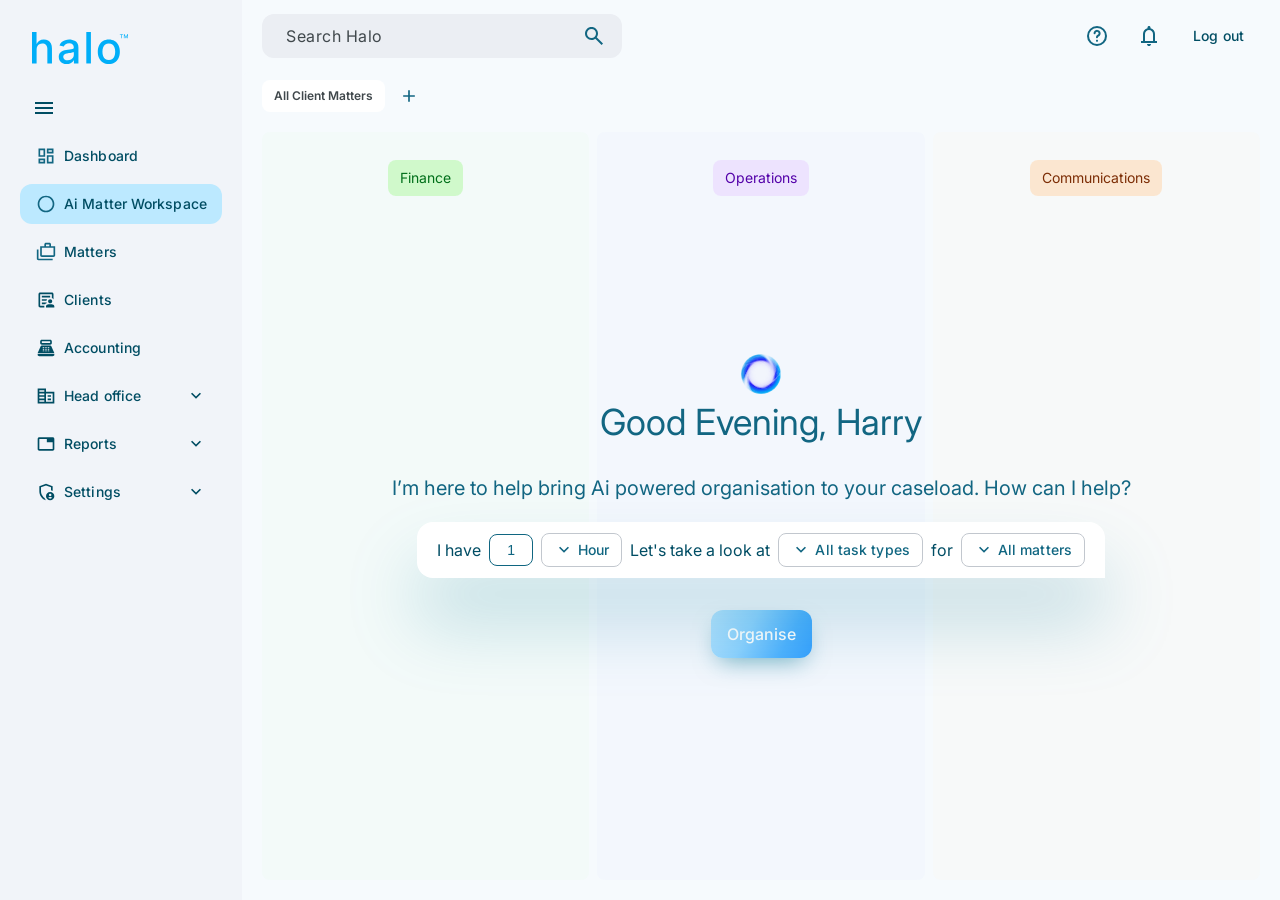
<file: index.html>
<!doctype html>
<html lang="en-GB">
<head>
<meta charset="utf-8">
<meta name="viewport" content="width=device-width, initial-scale=1">
<title>Halo — Ai Matter Workspace</title>
<link rel="preconnect" href="https://fonts.googleapis.com">
<link rel="preconnect" href="https://fonts.gstatic.com" crossorigin>
<link href="https://fonts.googleapis.com/css2?family=Inter:wght@400;500;600;700&display=swap" rel="stylesheet">
<link rel="stylesheet" href="styles.css">
</head>
<body>

<div class="app" id="app">

  <!-- ===== Ticket 33592 — Sidenav ===================================== -->
  <nav class="rail" aria-label="Main">
    <div class="rail__brand">
      <img src="assets/halo-logo.svg" alt="Halo" width="96" height="32">
    </div>
    <div class="rail__nav" id="rail-nav">
      <button class="icon-btn" id="rail-toggle" aria-label="Collapse navigation" aria-expanded="true">
        <span><img src="assets/icon-menu.svg" alt=""></span>
      </button>
      <!-- nav items are rendered by app.js so the collapse + groups stay in one place -->
    </div>
  </nav>

  <div class="main">

    <!-- ===== Ticket 33591 — Top nav ================================== -->
    <header class="topbar">
      <button class="searchbar" id="open-search" aria-label="Search Halo" aria-haspopup="dialog">
        <span class="searchbar__label" id="searchbar-label">Search Halo</span>
        <span class="searchbar__trailing">
          <span class="icon-btn"><span><img src="assets/icon-search.svg" alt=""></span></span>
        </span>
      </button>

      <div class="topbar__actions">
        <button class="icon-btn" aria-label="Help">
          <span><img src="assets/icon-help.svg" alt=""></span>
        </button>
        <button class="icon-btn" aria-label="Notifications">
          <span><img src="assets/icon-bell.svg" alt=""></span>
        </button>
        <button class="text-btn">Log out</button>
      </div>
    </header>

    <div class="tabs" id="tabs" role="tablist" aria-label="Open matters"></div>
    <div id="matter-strip"></div>

    <!-- ===== The workspace bed ======================================= -->
    <main class="workspace" id="workspace">
      <div class="columns" id="columns"></div>
      <div id="hero"></div>
    </main>

    <div id="toolbar-slot"></div>

    <!-- ===== Ask Halo ================================================ -->
    <div id="ask-slot"></div>
    <!-- The orb lives in the markup rather than being rendered, so the button
         keeps one WebGL context for the life of the page. Its `background`
         matches the frosted blue pill so no corner of the canvas shows. -->
    <button class="fab" id="ask-fab" hidden>
      <ai-orb class="orb" style="width:32px;height:32px" diameter="1" state="idle"
              background="#c6e8fe" gain="3.4" bloom="0" ink-level="1"
              time-offset="3.5"></ai-orb>
      Ask Halo
    </button>

  </div><!-- /.main -->
</div><!-- /.app -->

<!-- ===== Search overlay (Figma 5570:491832) ========================== -->
<div class="scrim" id="search-scrim" hidden>
  <div class="search-panel" role="dialog" aria-modal="true" aria-label="Search Halo">
    <div class="search-panel__wrapper">
      <div class="search-field">
        <span class="search-field__leading">
          <button class="icon-btn" id="search-back" aria-label="Close search">
            <span><img src="assets/icon-back.svg" alt=""></span>
          </button>
        </span>
        <input id="search-input" type="search" autocomplete="off" spellcheck="false"
               placeholder="Search matters, clients, references, addresses…"
               aria-controls="search-results" aria-autocomplete="list">
        <span class="search-field__trailing">
          <button class="icon-btn" id="search-clear" aria-label="Clear search">
            <span><img src="assets/icon-close.svg" alt=""></span>
          </button>
        </span>
      </div>
      <div class="search-tabs">
        <div class="search-tabs__tab" id="search-tab">Recent Matters</div>
      </div>
      <div class="search-results" id="search-results" role="listbox" aria-label="Matters"></div>
    </div>
  </div>
</div>

<script src="data.js"></script>
<script src="orb.js"></script>
<script src="workload.js"></script>
<script src="search.js"></script>
<script src="app.js"></script>
</body>
</html>
</file>
<file: styles.css>
/* ============================================================
   31594 — Ai Matter Workspace
   Tokens and values taken from Halo-v2 / "31594 - Ai workspace"
   (Figma file 9rQoyz7sTF60B8TcPlPxCN, section 5548:485769).
   ============================================================ */

:root {
  /* M3 scheme ---------------------------------------------- */
  --surface:                 #f6fafd;
  --surface-container-low:   #f1f4f9;
  --surface-container:       #ebeef3;
  --on-surface:              #181c20;
  --on-surface-variant:      #40484c;
  --primary:                 #126682;
  --primary-alt:             #106681;
  --on-primary:              #ffffff;
  --on-primary-container:    #004d64;
  --outline-variant:         #c2c7ce;
  --brand:                   #007595;

  /* nav + buttons ------------------------------------------ */
  --nav-text:                #004d63;
  --nav-selected:            #bce9ff;
  --tonal:                   #bfe0f0;
  --tonal-on:                #00405b;

  /* task cards --------------------------------------------- */
  --card-bg:                 rgba(255, 255, 255, 0.5);
  --card-peek:               rgba(255, 255, 255, 0.7);
  --card-title:              #171c1f;
  --card-meta:               #40484c;
  --card-shadow:             0 2px 10px 0 rgba(0, 74, 94, 0.09);
  --peek-shadow:             0 -4px 4px 0 rgba(0, 117, 149, 0.08);
  --float-shadow:            0 24px 36px 0 rgba(0, 117, 149, 0.16);

  /* lanes -------------------------------------------------- */
  --finance-bed:      rgba(190, 255, 190, 0.12);
  --finance-bed-idle: rgba(190, 255, 190, 0.06);
  --finance-chip:     rgba(186, 248, 174, 0.6);
  --finance-on:       #006f1a;

  --operations-bed:      rgba(190, 193, 255, 0.12);
  --operations-bed-idle: rgba(190, 193, 255, 0.06);
  --operations-chip:     rgba(234, 216, 255, 0.6);
  --operations-on:       #5300a9;

  --communications-bed:      rgba(255, 226, 190, 0.12);
  --communications-bed-idle: rgba(255, 226, 190, 0.06);
  --communications-chip:     rgba(255, 219, 182, 0.6);
  --communications-on:       #7c2d05;

  /* the light-blue gradient on the Organise button ---------- */
  --organise: linear-gradient(118deg, #b7e4ff 0%, #8fd3ff 38%, #4fb2ff 74%, #36a1ff 100%);

  --rail-width: 242px;
  --font: 'Inter', -apple-system, BlinkMacSystemFont, 'Segoe UI', Roboto, sans-serif;

  /* The frosted chrome that floats over the columns. Both the toolbar and the
     Ask Halo button use it; only the tint differs. */
  --frost: saturate(180%) blur(20px);
  --frost-white: rgba(255, 255, 255, 0.55);
  --frost-blue: rgba(150, 214, 255, 0.5);
  --frost-edge: rgba(255, 255, 255, 0.6);
  --frost-lift: inset 0 1px 0 rgba(255, 255, 255, 0.75);
}

* { box-sizing: border-box; }

html, body { min-height: 100%; }

body {
  margin: 0;
  font-family: var(--font);
  font-size: 14px;
  color: var(--on-surface);
  background: var(--surface);
  -webkit-font-smoothing: antialiased;
}

button {
  font: inherit;
  color: inherit;
  background: none;
  border: 0;
  padding: 0;
  cursor: pointer;
}

img { display: block; }

p, h1, h2 { margin: 0; }

/* ------------------------------------------------------------
   Ticket 33587 — the Ai orb (orb.js)
   diameter="1" makes the host box the orb, and the circular clip
   keeps the canvas' opaque background from showing at the corners.
   ------------------------------------------------------------ */
ai-orb { display: block; position: relative; }
ai-orb canvas { display: block; width: 100%; height: 100%; }
.orb { border-radius: 50%; overflow: hidden; flex-shrink: 0; }

/* ============================================================
   Shell
   ============================================================ */

.app { display: flex; min-height: 100vh; }

/* ------------------------------------------------------------
   Ticket 33592 — Sidenav
   ------------------------------------------------------------ */

.rail {
  width: var(--rail-width);
  flex: 0 0 var(--rail-width);
  position: sticky;
  top: 0;
  align-self: flex-start;
  height: 100vh;
  background: var(--surface-container-low);
  overflow: hidden;
  transition: width 0.24s ease, flex-basis 0.24s ease;
}

.rail__brand { padding: 32px 32px 0; width: 220px; }
.rail__brand img { width: 95.73px; height: 32px; }

.rail__nav { padding: 20px; display: flex; flex-direction: column; }

.icon-btn {
  width: 48px;
  height: 48px;
  display: flex;
  align-items: center;
  justify-content: center;
  flex-shrink: 0;
}
.icon-btn > span {
  width: 40px;
  height: 40px;
  border-radius: 8px;
  display: flex;
  align-items: center;
  justify-content: center;
  transition: background-color 0.15s ease;
}
.icon-btn:hover > span { background: rgba(0, 77, 99, 0.08); }
.icon-btn:active > span { background: rgba(0, 77, 99, 0.14); }
.icon-btn img { width: 24px; height: 24px; }
.icon-btn--sm > span { width: 32px; height: 32px; border-radius: 6px; }
.icon-btn--sm img { width: 20px; height: 20px; }

.nav-item {
  height: 48px;
  display: flex;
  align-items: center;
  width: 100%;
}
.nav-item__content {
  flex: 1 0 0;
  min-width: 0;
  display: flex;
  align-items: center;
  gap: 8px;
  padding: 10px 16px;
  border-radius: 12px;
  transition: background-color 0.15s ease;
}
.nav-item:hover .nav-item__content { background: rgba(0, 77, 99, 0.07); }
.nav-item img { width: 20px; height: 20px; flex-shrink: 0; }
.nav-item__label {
  font-size: 14px;
  line-height: 20px;
  font-weight: 500;
  letter-spacing: 0.1px;
  color: var(--nav-text);
  white-space: nowrap;
}
.nav-item__chevron {
  margin-left: auto;
  width: 20px;
  height: 20px;
  transition: transform 0.2s ease;
}
.nav-item[aria-expanded='true'] .nav-item__chevron { transform: rotate(180deg); }
.nav-item.is-selected .nav-item__content { background: var(--nav-selected); }

.nav-sub { display: none; flex-direction: column; padding: 0 0 4px 28px; }
.nav-item[aria-expanded='true'] + .nav-sub { display: flex; }
.nav-sub button {
  height: 36px;
  padding: 0 16px;
  border-radius: 12px;
  text-align: left;
  font-size: 13px;
  color: var(--on-surface-variant);
  white-space: nowrap;
}
.nav-sub button:hover { background: rgba(0, 77, 99, 0.07); }

/* Collapsed rail: icons only, labels folded away. */
.app.is-rail-collapsed { --rail-width: 88px; }
.app.is-rail-collapsed .rail__brand { width: 88px; padding: 32px 20px 0; overflow: hidden; }
.app.is-rail-collapsed .rail__brand { padding: 32px 8px 0; }
.app.is-rail-collapsed .rail__brand img { width: 71.8px; height: 24px; }
.app.is-rail-collapsed .nav-item__label,
.app.is-rail-collapsed .nav-item__chevron,
.app.is-rail-collapsed .nav-sub { display: none; }
.app.is-rail-collapsed .nav-item__content { justify-content: center; padding: 10px 0; width: 48px; flex: 0 0 48px; }

/* ------------------------------------------------------------
   Main column
   ------------------------------------------------------------ */

.main {
  flex: 1 0 0;
  min-width: 0;
  display: flex;
  flex-direction: column;
  position: relative;
}

/* ------------------------------------------------------------
   Ticket 33591 — Top nav
   ------------------------------------------------------------ */

.topbar {
  position: sticky;
  top: 0;
  z-index: 15;
  background: var(--surface);
  height: 72px;
  flex-shrink: 0;
  display: flex;
  align-items: center;
  justify-content: space-between;
  padding: 0 20px;
}

.searchbar {
  width: 360px;
  max-width: 720px;
  height: 44px;
  background: var(--surface-container);
  border-radius: 12px;
  display: flex;
  align-items: center;
  padding: 4px;
  position: relative;
  cursor: text;
  text-align: left;
}
.searchbar__label {
  flex: 1 0 0;
  min-width: 0;
  padding: 0 20px;
  font-size: 16px;
  line-height: 24px;
  letter-spacing: 0.5px;
  color: var(--on-surface-variant);
  white-space: nowrap;
  overflow: hidden;
  text-overflow: ellipsis;
}
.searchbar__trailing { position: absolute; right: 4px; top: 50%; transform: translateY(-50%); }
.searchbar:hover { background: #e4e8ee; }

.topbar__actions { display: flex; align-items: center; gap: 4px; }

.text-btn {
  display: inline-flex;
  align-items: center;
  gap: 8px;
  padding: 10px 16px;
  border-radius: 12px;
  font-size: 14px;
  line-height: 20px;
  font-weight: 500;
  letter-spacing: 0.1px;
  color: var(--nav-text);
  transition: background-color 0.15s ease;
}
.text-btn:hover { background: rgba(0, 77, 99, 0.08); }

/* Matter tabs ------------------------------------------------ */

.tabs {
  position: sticky;
  top: 72px;
  z-index: 15;
  background: var(--surface);
  min-height: 48px;
  flex-shrink: 0;
  display: flex;
  align-items: center;
  gap: 0;
  padding: 0 20px;
  border-top-left-radius: 8px;
}
.tab {
  height: 32px;
  min-width: 100px;
  max-width: 240px;
  margin: 4px 0;
  padding: 8px 12px;
  border-radius: 8px;
  display: flex;
  align-items: center;
  gap: 8px;
  font-size: 12px;
  line-height: 16px;
  font-weight: 600;
  color: var(--on-surface-variant);
  white-space: nowrap;
}
.tab__label { overflow: hidden; text-overflow: ellipsis; }
.tab.is-active { background: var(--on-primary); }
.tab:not(.is-active):hover { background: rgba(0, 77, 99, 0.06); }
.tab__close {
  width: 16px;
  height: 16px;
  margin-right: -4px;
  border-radius: 50%;
  display: grid;
  place-items: center;
  font-size: 13px;
  line-height: 1;
  color: var(--on-surface-variant);
  flex-shrink: 0;
}
.tab__close:hover { background: rgba(0, 77, 99, 0.14); }

/* ------------------------------------------------------------
   Matter header (Figma 5713:504592) — the real Halo matter bar,
   shown when exactly one matter is in scope. A rounded blue card
   with the section tab strip tucked 10px under it.
   ------------------------------------------------------------ */

.matter-head { padding: 4px 20px 0; display: flex; flex-direction: column; }

.matter-head__bar {
  position: relative;
  z-index: 2;
  margin-bottom: -10px;
  padding: 8px 12px 8px 20px;
  background: #dcf2fe;
  border-bottom: 1px solid var(--gray-200, #e5e7eb);
  border-radius: 16px;
}
.matter-head__row { display: flex; gap: 20px; align-items: flex-start; }

.matter-head__ref {
  padding: 4px 0;
  font-size: 16px;
  line-height: 24px;
  font-weight: 600;
  color: var(--primary);
  white-space: nowrap;
}
.matter-head__divider { align-self: stretch; width: 1px; background: #c9dbe6; flex-shrink: 0; }

.matter-head__main {
  flex: 1 0 0;
  min-width: 0;
  padding: 4px 0;
  display: flex;
  flex-direction: column;
  gap: 8px;
}
.matter-head__title {
  display: flex;
  gap: 12px;
  align-items: baseline;
  font-size: 16px;
  line-height: 24px;
  min-width: 0;
}
.matter-head__client { font-weight: 600; color: var(--on-surface); white-space: nowrap; }
.matter-head__desc {
  color: var(--on-surface-variant);
  overflow: hidden;
  text-overflow: ellipsis;
  white-space: nowrap;
}

.matter-head__meta { display: flex; gap: 36px; align-items: flex-start; flex-wrap: wrap; }
.matter-head__col { display: flex; flex-direction: column; gap: 2px; }
.matter-head__col--contact { padding: 4px 0; }
.matter-head__line {
  display: flex;
  gap: 8px;
  align-items: center;
  font-size: 12px;
  line-height: 16px;
  color: var(--on-surface-variant);
  white-space: nowrap;
}
.matter-head__line img { width: 16px; height: 16px; flex-shrink: 0; }
.matter-head__dates { font-size: 12px; line-height: 16px; color: #364153; }
.matter-head__area { font-size: 12px; line-height: 16px; color: var(--on-surface-variant); }

/* status tag */
.tag {
  height: 22px;
  display: inline-flex;
  align-items: center;
  gap: 4px;
  padding: 2px 6px;
  border-radius: 6px;
  font-size: 12px;
  line-height: 16px;
  font-weight: 500;
  white-space: nowrap;
}
.tag__dot { width: 8px; height: 8px; border-radius: 50%; background: currentColor; flex-shrink: 0; }
.tag--open      { background: #b7f1b9; color: #1d5128; }
.tag--closing   { background: #ffe0b3; color: #7c4a05; }
.tag--reopening { background: #bce9ff; color: #00405b; }
.tag--closed    { background: #e2e6eb; color: #40484c; }

.matter-head__actions { display: flex; align-items: center; height: 40px; flex-shrink: 0; }
.matter-head__link {
  padding: 10px 16px;
  border-radius: 8px;
  font-size: 14px;
  line-height: 20px;
  font-weight: 500;
  letter-spacing: 0.1px;
  color: #266489;
  white-space: nowrap;
}
.matter-head__link:hover { background: rgba(38, 100, 137, 0.08); }
#matter-collapse img { transition: transform 0.2s ease; }
.matter-head.is-collapsed #matter-collapse img { transform: rotate(180deg); }
.matter-head.is-collapsed .matter-head__meta { display: none; }

/* the section tab strip, tucked under the header card */
.matter-head__tabs {
  position: relative;
  z-index: 1;
  min-height: 57px;
  padding: 20px 20px 0;
  display: flex;
  align-items: flex-end;
  gap: 0;
  overflow: auto hidden;
  scrollbar-width: none;
  background: rgba(190, 233, 255, 0.24);
  border-radius: 0 0 16px 16px;
}
.matter-head__tabs::-webkit-scrollbar { display: none; }
.mtab {
  position: relative;
  height: 44px;
  padding: 12px 16px;
  font-size: 14px;
  line-height: 20px;
  font-weight: 500;
  color: var(--text-secondary, #364153);
  white-space: nowrap;
  flex-shrink: 0;
}
.mtab:hover { color: var(--brand); }
/* The drawing marks the active tab with a white caret that merges it into
   the page beneath; over this translucent strip that reads as a white blob,
   so the brand underline used on the search panel's tabs stands in. */
.mtab.is-active {
  font-weight: 700;
  color: var(--brand);
  box-shadow: inset 0 -2px 0 var(--brand);
}

/* ------------------------------------------------------------
   Workspace bed
   ------------------------------------------------------------ */

/* The page is the only thing that scrolls: the workspace and its columns grow
   with their content and the window takes care of the rest. */
.workspace {
  flex: 1 0 auto;
  padding: 12px 20px 20px;
  position: relative;
  display: flex;
  flex-direction: column;
}

.columns {
  flex: 1 0 auto;
  display: flex;
  flex-wrap: wrap;
  column-gap: 8px;
  align-items: stretch;
}

.column {
  flex: 1 0 0;
  min-width: 0;
  border-radius: 8px;
  padding: 28px 28px 12px;
  display: flex;
  flex-direction: column;
  align-items: center;
  gap: 12px;
}
/* Leave room for the fixed toolbar so the last card can scroll under it and
   be seen through the frost. */
.columns:not(.is-idle):not(.is-thinking) .column { padding-bottom: 104px; }
/* One lane in scope: the sections flow across the full width instead of
   stacking down a 334px strip (Figma 5548:487480 / 5548:486894). */
.columns.is-single .column {
  flex-direction: row;
  flex-wrap: wrap;
  align-items: flex-start;
  align-content: flex-start;
  column-gap: 28px;
  row-gap: 12px;
  position: relative;
  padding-top: 84px;
}
.columns.is-single .column > .chip {
  position: absolute;
  top: 28px;
  left: 50%;
  transform: translateX(-50%);
}
.columns.is-single .section { width: 334px; }

.column--finance         { background: var(--finance-bed); }
.column--operations      { background: var(--operations-bed); }
.column--communications  { background: var(--communications-bed); }

.is-idle .column--finance        { background: var(--finance-bed-idle); }
.is-idle .column--operations     { background: var(--operations-bed-idle); }
.is-idle .column--communications { background: var(--communications-bed-idle); }

.chip {
  padding: 8px 12px;
  border-radius: 8px;
  font-size: 14px;
  line-height: 20px;
  white-space: nowrap;
  flex-shrink: 0;
}
.chip--finance        { background: var(--finance-chip);        color: var(--finance-on); }
.chip--operations     { background: var(--operations-chip);     color: var(--operations-on); }
.chip--communications { background: var(--communications-chip); color: var(--communications-on); }

/* ------------------------------------------------------------
   Ticket 33748 — Task cards
   ------------------------------------------------------------ */

.section { display: flex; flex-direction: column; gap: 12px; flex-shrink: 0; }

.section__head {
  width: 334px;
  display: flex;
  align-items: center;
  justify-content: space-between;
  font-size: 14px;
  line-height: 20px;
}
.section__head b { font-weight: 400; color: var(--on-surface); }
.section__head span { color: var(--on-surface-variant); }

.deck { width: 334px; position: relative; }
.deck.has-peek { padding-top: 17px; }
.deck__peek {
  position: absolute;
  top: 0;
  left: 12px;
  width: 310px;
  height: 93px;
  border-radius: 12px;
  background: var(--card-peek);
  filter: blur(2px);
  box-shadow: var(--peek-shadow);
}
.card {
  position: relative;
  width: 334px;
  padding: 14px;
  border-radius: 12px;
  background: var(--card-bg);
  box-shadow: var(--card-shadow);
  display: flex;
  flex-direction: column;
  gap: 10px;
}
.card__meta {
  font-size: 12px;
  font-weight: 500;
  color: var(--card-meta);
  white-space: nowrap;
  overflow: hidden;
  text-overflow: ellipsis;
}
.card__title { font-size: 14px; line-height: 20px; color: var(--card-title); }
.card__note { font-size: 13px; font-weight: 500; color: var(--on-surface-variant); }

.card__actions {
  display: flex;
  align-items: center;
  justify-content: space-between;
}
.card__actions-right { display: flex; align-items: center; gap: 8px; }

.act {
  padding: 9px 16px;
  border-radius: 8px;
  font-size: 13px;
  font-weight: 500;
  white-space: nowrap;
  transition: filter 0.15s ease, background-color 0.15s ease;
}
.act--skip {
  padding: 9px 8px;
  border-radius: 12px;
  color: var(--primary-alt);
}
.act--skip:hover { background: rgba(16, 102, 129, 0.09); }
.act--secondary { background: var(--tonal); color: var(--tonal-on); }
.act--secondary:hover { background: #adD7ec; }
.act--primary { background: var(--primary); color: var(--on-primary); }
.act--primary:hover { filter: brightness(1.12); }

/* document card */
.card__body { display: flex; gap: 12px; align-items: stretch; }
.card__body .card__column {
  flex: 1 0 0;
  min-width: 0;
  display: flex;
  flex-direction: column;
  justify-content: space-between;
  gap: 10px;
}
.thumb {
  width: 77px;
  height: 109px;
  flex-shrink: 0;
  background: #fff;
  border: 1px solid #d6dfe4;
  border-radius: 6px;
  padding: 7px;
  display: flex;
  flex-direction: column;
  gap: 8px;
  overflow: hidden;
}
.thumb__mark { width: 20px; height: 6px; border-radius: 1px; background: var(--primary-alt); }
.thumb__block { display: flex; flex-direction: column; gap: 3px; }
.thumb__block i { height: 3px; border-radius: 1px; background: #c3d0d6; display: block; }
.thumb__copy { display: flex; flex-direction: column; gap: 4px; }
.thumb__copy i { height: 3px; border-radius: 1px; background: #dce3e7; display: block; width: 100%; }
.thumb__copy i:last-child { width: 30px; }

/* message card */
.msg { display: flex; align-items: center; justify-content: space-between; }
.msg__who { display: flex; align-items: center; gap: 10px; }
.avatar {
  width: 30px;
  height: 30px;
  border-radius: 15px;
  background: var(--nav-selected);
  display: grid;
  place-items: center;
  font-size: 11px;
  font-weight: 500;
  color: var(--tonal-on);
  flex-shrink: 0;
}
.msg__name { font-size: 13px; font-weight: 500; color: var(--card-title); }
.msg__sub { font-size: 11px; color: #6b767c; }
.msg__channel {
  background: var(--nav-selected);
  color: var(--tonal-on);
  border-radius: 6px;
  padding: 3px 8px;
  font-size: 11px;
  font-weight: 500;
  letter-spacing: 0.3px;
  white-space: nowrap;
}
.card__quote { font-size: 14px; line-height: 20px; color: var(--card-title); }

/* blocked card */
.card.is-blocked { opacity: 0.92; }
.card.is-blocked .card__actions { display: none; }

/* Soft load — sections fade and lift in one after another as Halo finishes
   packing them. Only on the first paint after Organise (see is-entering);
   later repaints from clearing a card must not re-run it. */
@keyframes section-in {
  from { opacity: 0; transform: translateY(10px) scale(0.985); }
  to   { opacity: 1; transform: none; }
}
.columns.is-entering .section,
.columns.is-entering .column__done {
  animation: section-in 0.84s cubic-bezier(0.2, 0.8, 0.2, 1) both;
  animation-delay: calc(var(--i, 0) * 140ms);
}

/* clearing a card */
.card.is-leaving {
  animation: card-leave 0.34s ease forwards;
  pointer-events: none;
}
@keyframes card-leave {
  to { opacity: 0; transform: translateX(18px) scale(0.97); }
}
.section.is-leaving { animation: card-leave 0.34s ease forwards; }

/* column empty / done state */
.column__done {
  margin-top: 8px;
  padding: 14px;
  width: 334px;
  border-radius: 12px;
  background: rgba(255, 255, 255, 0.45);
  font-size: 13px;
  line-height: 20px;
  color: var(--on-surface-variant);
  text-align: center;
}

/* skeleton, while Halo is thinking (Figma 5548:486858) */
.skeleton {
  width: 310px;
  height: 128px;
  border-radius: 12px;
  background: linear-gradient(to bottom, rgba(255, 255, 255, 0.5), rgba(255, 255, 255, 0) 79%);
  filter: blur(2px);
  box-shadow: var(--peek-shadow);
  flex-shrink: 0;
  animation: skeleton-breathe 2.4s ease-in-out infinite;
}
.skeleton:nth-of-type(2) { animation-delay: 0.35s; }
.skeleton:nth-of-type(3) { animation-delay: 0.7s; }
@keyframes skeleton-breathe {
  0%, 100% { opacity: 0.75; }
  50%      { opacity: 1; }
}
.columns.is-thinking .column { gap: 20px; }

/* ------------------------------------------------------------
   Ticket 33588 — Pre-canned opening prompt (hero)
   ------------------------------------------------------------ */

.hero {
  position: absolute;
  inset: 12px 20px 20px;
  display: flex;
  flex-direction: column;
  align-items: center;
  justify-content: center;
  padding: 40px 80px;
  pointer-events: none;
}
.hero > * { pointer-events: auto; }

/* Spacing comes from margins rather than a single gap, because the drawing
   steps 8 / 32 / 20 / 32 down the block. */
.hero .orb { margin-bottom: 8px; }
.hero__greeting {
  font-size: 36px;
  line-height: 40px;
  font-weight: 400;
  color: var(--primary);
  margin-bottom: 32px;
  text-align: center;
}
.hero__strap {
  font-size: 20px;
  line-height: 28px;
  color: var(--primary);
  text-align: center;
  margin-bottom: 20px;
}
.hero__text { display: contents; }

/* Organise: the words and controls rise away while the orb comes down to
   meet them, so the two converge rather than taking turns. The fade runs
   top-down — greeting first, Organise button last — and the orb's own move
   is driven from app.js over the same window. */
/* The transition lives on the departing rule, not on the items themselves:
   .btn-organise carries its own shorter transition for hover, and a base
   rule here would lose to it and make the button snap instead of fade. */
.hero.is-departing .hero__greeting,
.hero.is-departing .hero__strap,
.hero.is-departing .prompt,
.hero.is-departing .btn-organise {
  opacity: 0;
  transform: translateY(-22px);
  transition: opacity 0.2s ease, transform 0.2s cubic-bezier(0.4, 0, 0.7, 0.2);
  pointer-events: none;
}
.hero.is-departing .hero__greeting { transition-delay: 0ms; }
.hero.is-departing .hero__strap    { transition-delay: 50ms; }
.hero.is-departing .prompt         { transition-delay: 100ms; }
.hero.is-departing .btn-organise   { transition-delay: 150ms; }

/* Thinking keeps the same orb — it just centres and changes state. */
.hero.is-thinking .hero__greeting,
.hero.is-thinking .hero__strap,
.hero.is-thinking .prompt,
.hero.is-thinking .btn-organise { display: none; }
.hero.is-thinking .orb { margin-bottom: 0; }

.prompt {
  background: var(--on-primary);
  border-radius: 16px 16px 0 16px;
  padding: 4px 20px;
  filter: drop-shadow(0 44px 35px rgba(0, 117, 149, 0.22));
  margin-bottom: 32px;
}
.toolbar .prompt { background: none; padding: 0; filter: none; margin: 0; }
.prompt__row { display: flex; align-items: center; gap: 8px; flex-wrap: wrap; }
.prompt__row > p {
  margin: 0;
  font-size: 16px;
  line-height: 24px;
  color: var(--on-primary-container);
  white-space: nowrap;
}

.pill {
  height: 48px;
  display: inline-flex;
  align-items: center;
  justify-content: center;
  position: relative;
}
.pill > span {
  display: inline-flex;
  align-items: center;
  justify-content: center;
  gap: 4px;
  padding: 6px 12px;
  border: 1px solid var(--outline-variant);
  border-radius: 8px;
  font-size: 14px;
  line-height: 20px;
  font-weight: 500;
  letter-spacing: 0.1px;
  color: var(--primary-alt);
  white-space: nowrap;
  transition: background-color 0.15s ease, border-color 0.15s ease;
}
.pill:hover > span { background: rgba(16, 102, 129, 0.06); border-color: #9aa3ab; }
.pill[aria-expanded='true'] > span { background: rgba(16, 102, 129, 0.1); border-color: var(--primary-alt); }
.pill img { width: 20px; height: 20px; }
.pill--amount > span { min-width: 44px; }

.pill__input {
  /* no stepper to leave room for */
  width: 44px;
  height: 32px;
  padding: 6px 8px;
  border: 1px solid var(--primary-alt);
  border-radius: 8px;
  font-size: 14px;
  font-weight: 500;
  color: var(--primary-alt);
  text-align: center;
  background: #fff;
}
.pill__input:focus { outline: 2px solid var(--brand); outline-offset: 1px; }

.btn-organise {
  height: 48px;
  padding: 10px 16px;
  border-radius: 12px;
  background: var(--organise);
  color: var(--on-primary);
  font-size: 16px;
  line-height: 24px;
  font-weight: 500;
  box-shadow: 0 10px 24px -8px rgba(0, 117, 149, 0.55);
  transition: transform 0.15s ease, box-shadow 0.15s ease;
}
.btn-organise:hover { transform: translateY(-1px); box-shadow: 0 14px 28px -8px rgba(0, 117, 149, 0.6); }
.btn-organise:active { transform: translateY(0); }
.btn-organise--sm {
  height: 32px;
  padding: 6px 12px;
  border-radius: 12px;
  box-shadow: none;
}

/* ------------------------------------------------------------
   Dropdown menus behind the prompt pills. Duration is single
   select; task types and matters are multi-select and stay open
   while you tick, and matters is searchable across the whole
   caseload.
   ------------------------------------------------------------ */
.menu {
  position: fixed;
  z-index: 40;
  min-width: 220px;
  max-width: 420px;
  max-height: min(420px, calc(100vh - 32px));
  display: flex;
  flex-direction: column;
  overflow: hidden;
  background: #fff;
  border-radius: 8px;
  padding: 8px;
  box-shadow: 0 12px 28px -8px rgba(0, 74, 94, 0.28), 0 2px 6px rgba(0, 74, 94, 0.12);
}
.menu--search { width: 400px; padding-top: 4px; }
.menu__list { overflow: auto; scrollbar-width: thin; margin: 0 -8px; padding: 0 8px; }
.menu--search .menu__list { max-height: 300px; }

.menu__opt {
  display: flex;
  align-items: center;
  gap: 10px;
  width: 100%;
  padding: 8px 10px;
  border-radius: 6px;
  font-size: 14px;
  color: var(--on-surface);
  text-align: left;
}
.menu__opt:hover { background: var(--surface-container); }
.menu__text { min-width: 0; display: flex; flex-direction: column; gap: 1px; }
.menu__text small {
  font-size: 12px;
  color: #6b767c;
  overflow: hidden;
  text-overflow: ellipsis;
  white-space: nowrap;
}
.menu__opt.is-on .menu__text { font-weight: 600; color: var(--primary); }
.menu__opt.is-on .menu__text small { font-weight: 400; }

/* A ticked box for the multi-selects; the single-select rows show a tick
   only when chosen, with no empty box. */
.menu__tick {
  width: 18px;
  height: 18px;
  flex-shrink: 0;
  border: 1.5px solid var(--outline-variant);
  border-radius: 4px;
  position: relative;
}
.menu__opt.is-on .menu__tick {
  background: var(--primary);
  border-color: var(--primary);
}
.menu__opt.is-on .menu__tick::after {
  content: '';
  position: absolute;
  left: 5px;
  top: 2px;
  width: 5px;
  height: 9px;
  border: solid #fff;
  border-width: 0 2px 2px 0;
  transform: rotate(45deg);
}
.menu__opt--single .menu__tick { border-color: transparent; border-radius: 50%; }
.menu__opt--single.is-on .menu__tick { background: none; border-color: transparent; }
.menu__opt--single.is-on .menu__tick::after { border-color: var(--primary); }

.menu__rule { height: 1px; background: #e6ecef; margin: 6px 2px; }
.menu__empty { padding: 12px 10px; font-size: 13px; color: var(--on-surface-variant); }

.menu__search {
  display: flex;
  align-items: center;
  gap: 8px;
  padding: 6px 10px;
  margin-bottom: 4px;
  background: var(--surface-container);
  border-radius: 8px;
}
.menu__search img { width: 18px; height: 18px; opacity: 0.7; }
.menu__search input {
  flex: 1 1 auto;
  min-width: 0;
  border: 0;
  background: none;
  font: inherit;
  font-size: 14px;
  color: var(--on-surface);
  padding: 5px 0;
}
.menu__search input:focus { outline: none; }
.menu__search input::-webkit-search-cancel-button { -webkit-appearance: none; display: none; }

.menu__foot {
  display: flex;
  align-items: center;
  justify-content: space-between;
  gap: 12px;
  padding: 8px 10px 4px;
  margin-top: 4px;
  border-top: 1px solid #e6ecef;
  font-size: 12px;
  color: var(--on-surface-variant);
}
.menu__foot button {
  font-size: 12px;
  font-weight: 600;
  color: var(--primary-alt);
  padding: 4px 8px;
  border-radius: 6px;
}
.menu__foot button:hover { background: var(--surface-container); }

/* the pill shows how many are picked once it stops naming them */
.pill--multi[data-count]:not([data-count='0']) > span { border-color: var(--primary-alt); }

/* ------------------------------------------------------------
   Ticket 33590 — Pre-canned prompt toolbar
   ------------------------------------------------------------ */

/* Pinned to the viewport, not the workspace, and genuinely frosted — the
   columns scroll underneath and show through it. */
.toolbar {
  position: fixed;
  left: calc(var(--rail-width) + 32px);
  bottom: 32px;
  z-index: 20;
  min-height: 56px;
  max-width: calc(100vw - var(--rail-width) - 220px);
  display: flex;
  align-items: center;
  gap: 8px;
  padding: 4px 16px;
  border-radius: 12px;
  background: var(--frost-white);
  backdrop-filter: var(--frost);
  -webkit-backdrop-filter: var(--frost);
  border: 1px solid var(--frost-edge);
  box-shadow: var(--float-shadow), var(--frost-lift);
  transition: left 0.24s ease;
}
.toolbar.is-editing { gap: 16px; padding: 4px 12px 4px 20px; }
.toolbar__commit { display: flex; align-items: center; }
.toolbar__summary {
  font-size: 14px;
  line-height: 20px;
  color: var(--primary);
  margin: 0;
  white-space: nowrap;
}
.toolbar__summary b { font-weight: 600; }

.tool-btn {
  height: 32px;
  display: inline-flex;
  align-items: center;
  justify-content: center;
  gap: 4px;
  padding: 6px 12px;
  border-radius: 12px;
  font-size: 14px;
  line-height: 20px;
  font-weight: 500;
  letter-spacing: 0.1px;
  color: var(--on-primary-container);
  white-space: nowrap;
  transition: background-color 0.15s ease;
}
.tool-btn:hover { background: rgba(0, 77, 99, 0.08); }
.tool-btn img { width: 20px; height: 20px; }
.tool-btn.is-spinning img { animation: spin 0.7s linear; }
@keyframes spin { to { transform: rotate(360deg); } }

.switch-field { display: flex; align-items: center; gap: 12px; }
.switch {
  width: 52px;
  height: 32px;
  flex-shrink: 0;
  border-radius: 100px;
  background: #e2e6eb;
  border: 2px solid var(--outline-variant);
  position: relative;
  transition: background-color 0.18s ease, border-color 0.18s ease;
}
.switch::after {
  content: '';
  position: absolute;
  top: 50%;
  left: 6px;
  width: 16px;
  height: 16px;
  border-radius: 50%;
  background: #74797f;
  transform: translateY(-50%);
  transition: transform 0.18s ease, width 0.18s ease, height 0.18s ease, background-color 0.18s ease, left 0.18s ease;
}
.switch[aria-checked='true'] { background: var(--primary-alt); border-color: var(--primary-alt); }
.switch[aria-checked='true']::after {
  left: 4px;
  width: 24px;
  height: 24px;
  background: #fff;
  transform: translate(20px, -50%);
}
.switch-field label {
  font-size: 14px;
  line-height: 20px;
  font-weight: 500;
  color: var(--on-surface);
  white-space: nowrap;
  cursor: pointer;
}

/* ------------------------------------------------------------
   Ask Halo
   ------------------------------------------------------------ */

/* Same frosted glass as the toolbar, tinted blue. */
.fab {
  position: fixed;
  right: 32px;
  bottom: 32px;
  z-index: 20;
  height: 56px;
  display: flex;
  align-items: center;
  gap: 8px;
  padding: 4px 16px;
  border-radius: 12px;
  background: var(--frost-blue);
  backdrop-filter: var(--frost);
  -webkit-backdrop-filter: var(--frost);
  border: 1px solid var(--frost-edge);
  box-shadow: var(--float-shadow), var(--frost-lift);
  font-size: 16px;
  line-height: 24px;
  font-weight: 600;
  color: var(--on-primary-container);
  transition: transform 0.15s ease, box-shadow 0.15s ease;
}
.fab:hover {
  transform: translateY(-2px);
  box-shadow: 0 28px 44px rgba(0, 117, 149, 0.24), var(--frost-lift);
}
.fab[hidden] { display: none; }

.ask {
  position: fixed;
  right: 32px;
  bottom: 100px;
  z-index: 30;
  width: 560px;
  max-height: min(720px, calc(100% - 140px));
  display: flex;
  flex-direction: column;
  background: #fff;
  border-radius: 12px;
  box-shadow: 0 34px 60px -20px rgba(0, 117, 149, 0.4);
  overflow: hidden;
  animation: ask-in 0.22s ease;
}
@keyframes ask-in {
  from { opacity: 0; transform: translateY(12px); }
}
.ask__head {
  display: flex;
  align-items: flex-start;
  gap: 12px;
  padding: 16px 16px 12px 20px;
  border-bottom: 1px solid #e6ecef;
}
.ask__head h2 { margin: 0; font-size: 16px; line-height: 24px; font-weight: 600; color: var(--card-title); }
.ask__head p { margin: 0; font-size: 12px; color: var(--on-surface-variant); }
.ask__head-actions { margin-left: auto; display: flex; align-items: center; gap: 4px; }
.ask__body {
  /* basis auto, not 0: the panel has no definite height, so a zero basis
     collapsed the transcript to nothing */
  flex: 1 1 auto;
  min-height: 0;
  overflow: auto;
  padding: 20px;
  display: flex;
  flex-direction: column;
  gap: 16px;
}
.ask__turn { display: flex; gap: 14px; align-items: flex-start; }
.ask__turn--user { justify-content: flex-end; }
.ask__bubble {
  max-width: 400px;
  padding: 10px 14px;
  border-radius: 8px;
  background: var(--surface-container-low);
  font-size: 14px;
  line-height: 20px;
  color: var(--card-title);
}
.ask__turn--user .ask__bubble { background: var(--nav-selected); color: var(--tonal-on); }
.ask__source { font-size: 12px; color: var(--on-surface-variant); }
.ask__bubble .card { width: 100%; background: rgba(255, 255, 255, 0.85); }
.ask__actions { display: flex; justify-content: flex-end; gap: 8px; }
.ask__foot { border-top: 1px solid #e6ecef; padding: 16px 20px; }
.ask__composer {
  width: 100%;
  height: 44px;
  padding: 0 16px;
  border: 1px solid var(--outline-variant);
  border-radius: 8px;
  background: #fff;
  font: inherit;
  font-size: 14px;
  color: var(--on-surface-variant);
}
.ask__disclaimer { margin: 8px 0 0; font-size: 12px; color: var(--on-surface-variant); }

/* ------------------------------------------------------------
   Search overlay (Figma 5570:491832)
   ------------------------------------------------------------ */

.scrim {
  position: fixed;
  inset: 0;
  z-index: 50;
  background: rgba(246, 250, 253, 0.4);
  backdrop-filter: blur(8px);
  -webkit-backdrop-filter: blur(8px);
  animation: fade-in 0.16s ease;
}
@keyframes fade-in { from { opacity: 0; } }

.search-panel {
  position: absolute;
  top: 120px;
  left: 50%;
  transform: translateX(-50%);
  width: 885px;
  max-width: calc(100vw - 48px);
  background: #fff;
  border-radius: 8px;
  box-shadow: 0 44px 70px -30px rgba(0, 117, 149, 0.22);
  animation: panel-in 0.2s ease;
}
@keyframes panel-in { from { opacity: 0; transform: translate(-50%, -8px); } }

.search-panel__wrapper { padding: 32px 20px 20px; position: relative; }

.search-field {
  height: 44px;
  background: var(--surface-container);
  border-radius: 12px;
  display: flex;
  align-items: center;
  padding: 4px;
  position: relative;
}
.search-field__leading { margin-right: -16px; }
.search-field input {
  flex: 1 0 0;
  min-width: 0;
  height: 100%;
  padding: 0 68px 0 20px;
  border: 0;
  background: none;
  font: inherit;
  font-size: 16px;
  line-height: 24px;
  letter-spacing: 0.5px;
  color: var(--on-surface);
}
.search-field input::placeholder { color: var(--on-surface-variant); }
/* the design has one clear affordance, not two */
.search-field input::-webkit-search-cancel-button,
.search-field input::-webkit-search-decoration { -webkit-appearance: none; display: none; }
.search-field input:focus { outline: none; }
.search-field__trailing { position: absolute; right: 4px; top: 50%; transform: translateY(-50%); }

.search-tabs { display: flex; align-items: center; gap: 20px; margin-top: 10px; }
.search-tabs__tab {
  height: 40px;
  display: flex;
  align-items: center;
  justify-content: center;
  padding: 10px 0 7px;
  border-bottom: 2px solid var(--brand);
  border-radius: 8px 8px 0 0;
  font-size: 14px;
  font-weight: 700;
  color: var(--brand);
  white-space: nowrap;
}

/* The drawing drops the results sheet on top of the tab row; kept in
   flow instead so the tab still says what you are looking at. */
.search-results {
  margin-top: 8px;
  width: 100%;
  max-height: 56vh;
  overflow: auto;
  background: #fff;
  border-radius: 8px;
  padding: 16px 20px 8px;
  box-shadow: 0 4px 6px -1px rgba(0, 0, 0, 0.1), 0 2px 4px -1px rgba(0, 0, 0, 0.06);
}
.result {
  width: 100%;
  padding: 10px;
  display: flex;
  flex-direction: column;
  gap: 4px;
  border-bottom: 1px solid #cad5e2;
  text-align: left;
  border-radius: 4px;
}
.result:last-child { border-bottom: 0; }
.result:hover, .result.is-active { background: #f1f7fa; }
.result__title {
  font-size: 14px;
  line-height: 20px;
  font-weight: 600;
  color: #030712;
}
.result__sub { font-size: 12px; line-height: 16px; color: #64748b; }
.result__sub b { font-weight: 600; color: var(--brand); }
.result mark { background: rgba(0, 146, 184, 0.28); color: inherit; border-radius: 4px; }
.search-empty { padding: 10px; font-size: 14px; color: var(--on-surface-variant); }
.search-hint {
  padding: 12px 10px 4px;
  font-size: 12px;
  color: #64748b;
  border-top: 1px solid #eef2f5;
  margin-top: 4px;
}
.search-hint kbd {
  font: inherit;
  font-size: 11px;
  padding: 1px 5px;
  border: 1px solid #cad5e2;
  border-bottom-width: 2px;
  border-radius: 4px;
  background: #f8fafc;
}

.sr-only {
  position: absolute;
  width: 1px; height: 1px;
  padding: 0; margin: -1px;
  overflow: hidden;
  clip: rect(0 0 0 0);
  white-space: nowrap;
  border: 0;
}

/* ------------------------------------------------------------
   Narrow viewports — the designs are drawn at 1440
   ------------------------------------------------------------ */

@media (max-width: 1200px) {
  .toolbar { left: calc(var(--rail-width) + 20px); max-width: calc(100vw - var(--rail-width) - 40px); flex-wrap: wrap; }
}
@media (max-width: 1024px) {
  .columns { flex-wrap: wrap; }
  .column { flex: 1 1 100%; }
  .app, .app.is-rail-collapsed { --rail-width: 88px; }
  .rail .nav-item__label, .rail .nav-item__chevron, .rail .nav-sub { display: none; }
  .rail .nav-item__content { justify-content: center; padding: 10px 0; width: 48px; flex: 0 0 48px; }
  .search-panel { width: calc(100vw - 32px); }
  .menu--search { width: calc(100vw - 40px); max-width: none; }
  .ask { width: calc(100vw - 40px); right: 20px; }
}

@media (prefers-reduced-motion: reduce) {
  .skeleton, .card.is-leaving, .section.is-leaving,
  .columns.is-entering .section, .columns.is-entering .column__done,
  .hero__greeting, .hero__strap, .prompt, .btn-organise,
  .ask, .search-panel, .scrim {
    animation: none !important;
  }
  .btn-organise:hover, .fab:hover { transform: none; }
}
</file>
